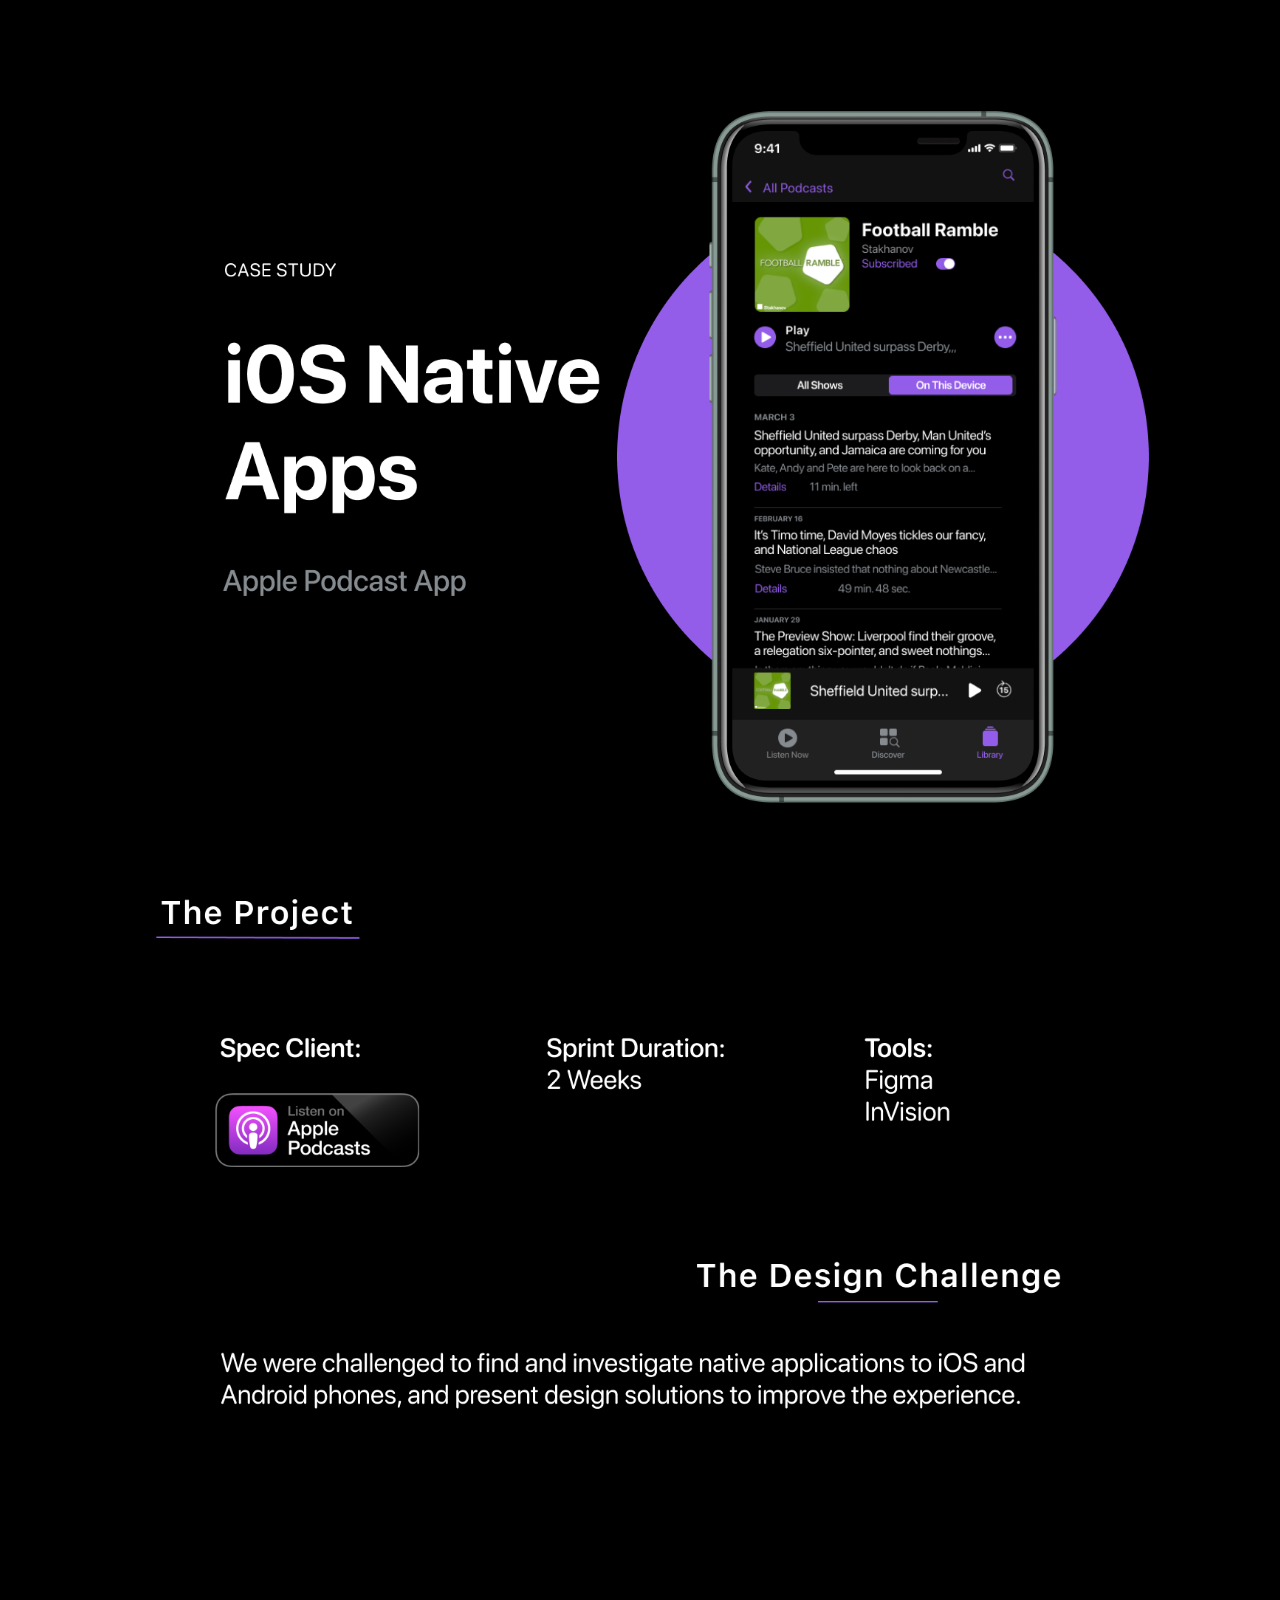
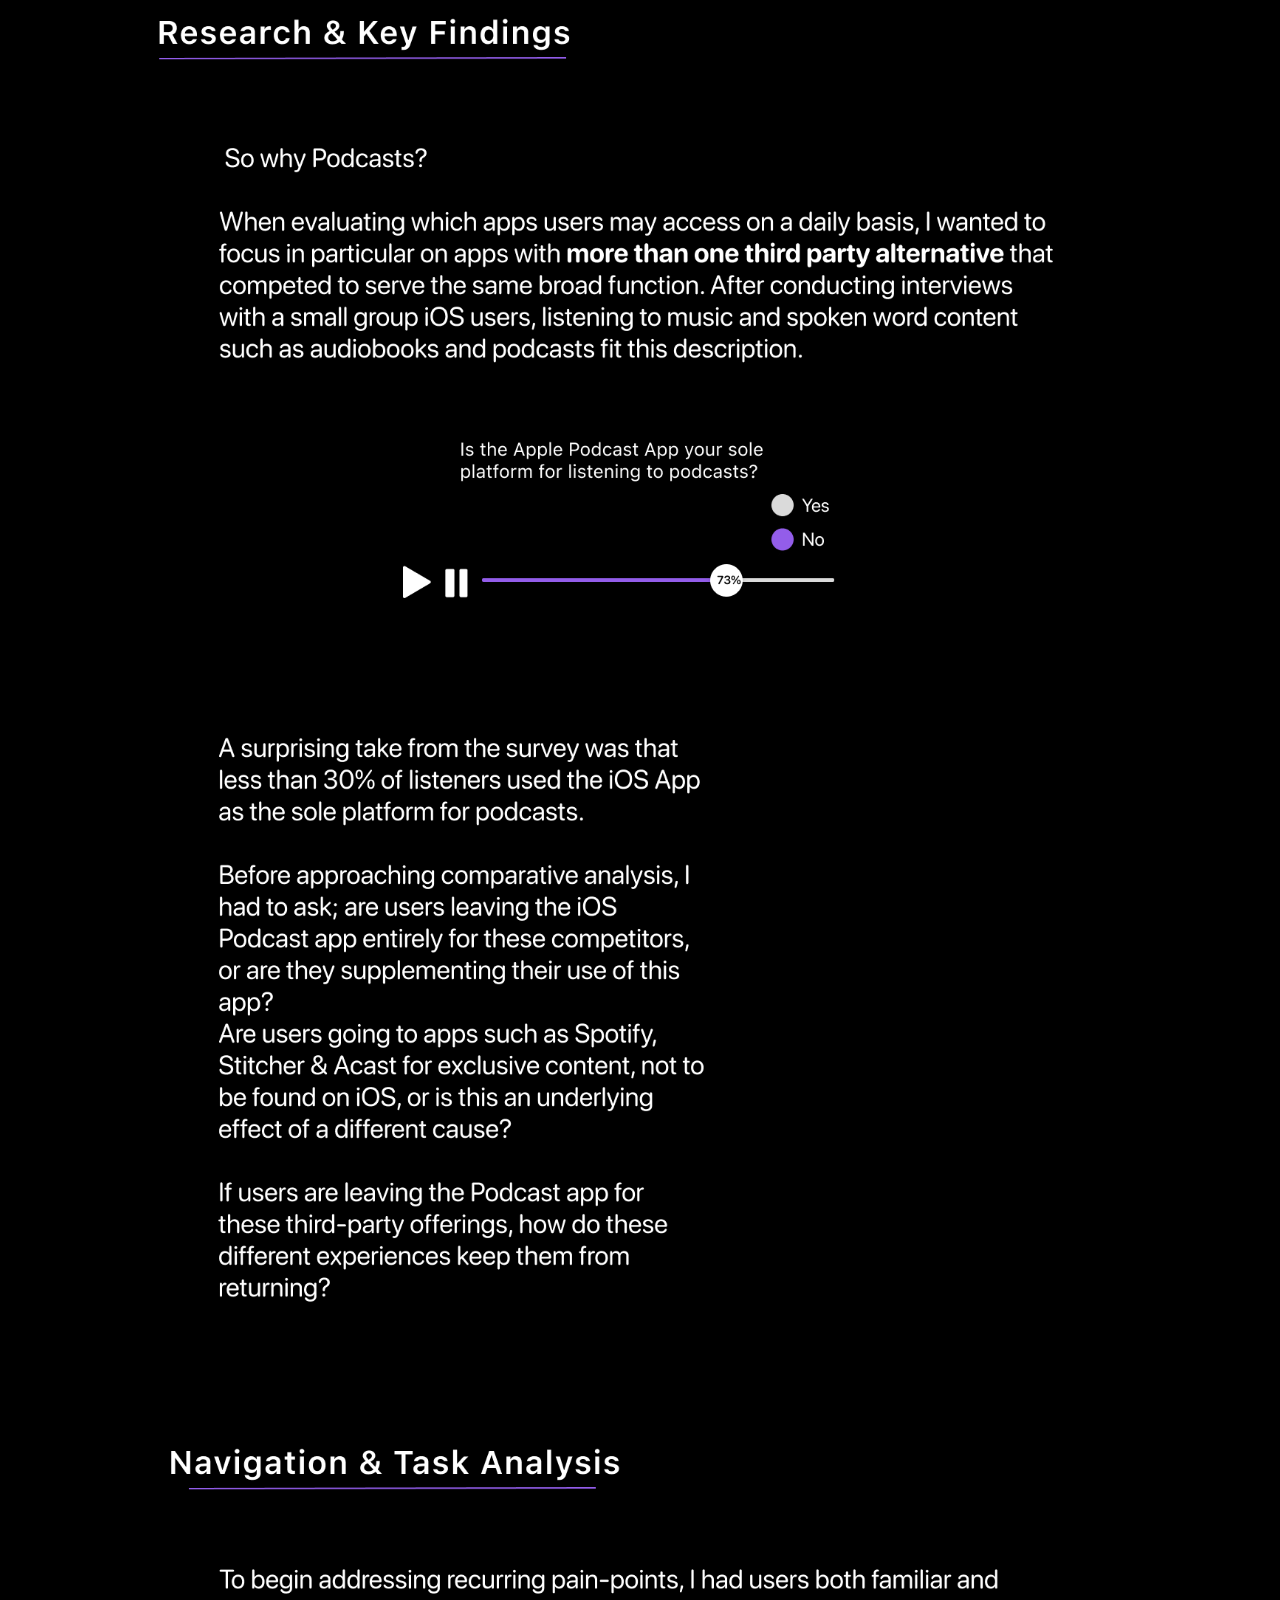
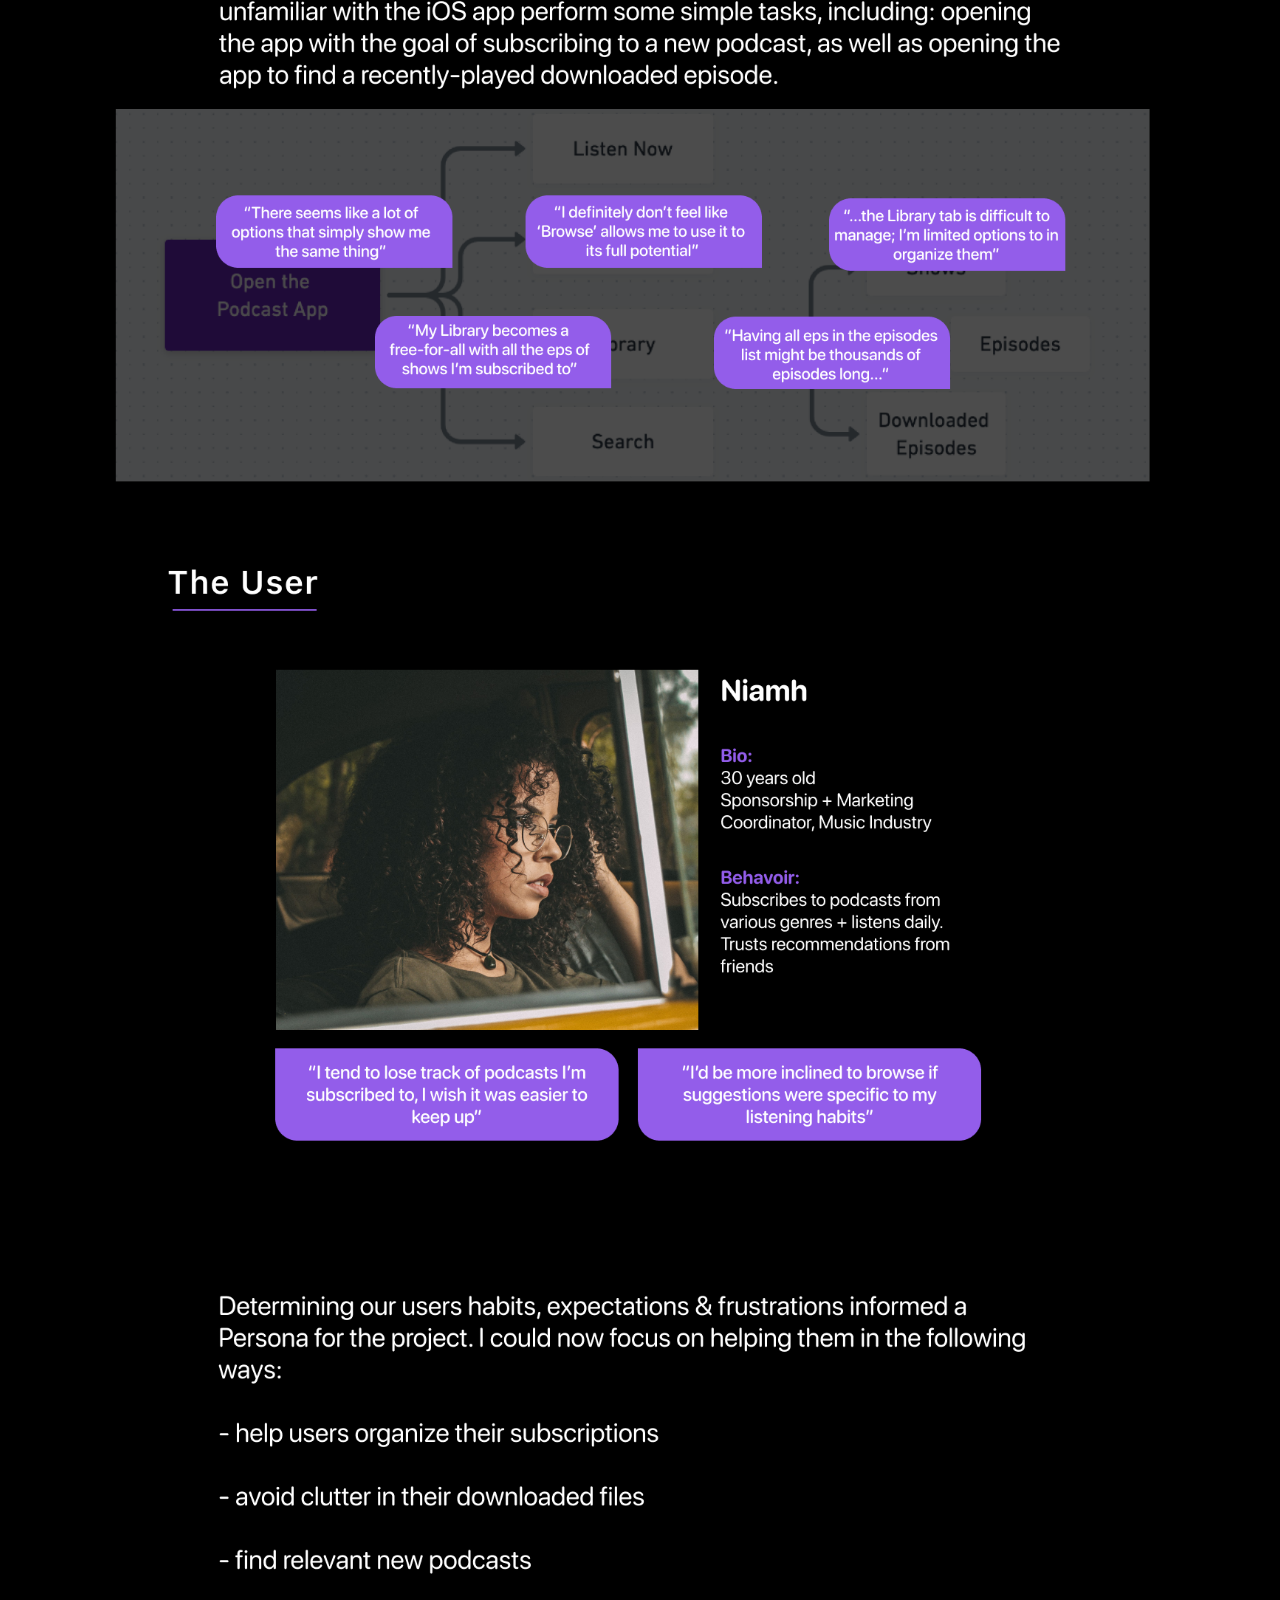
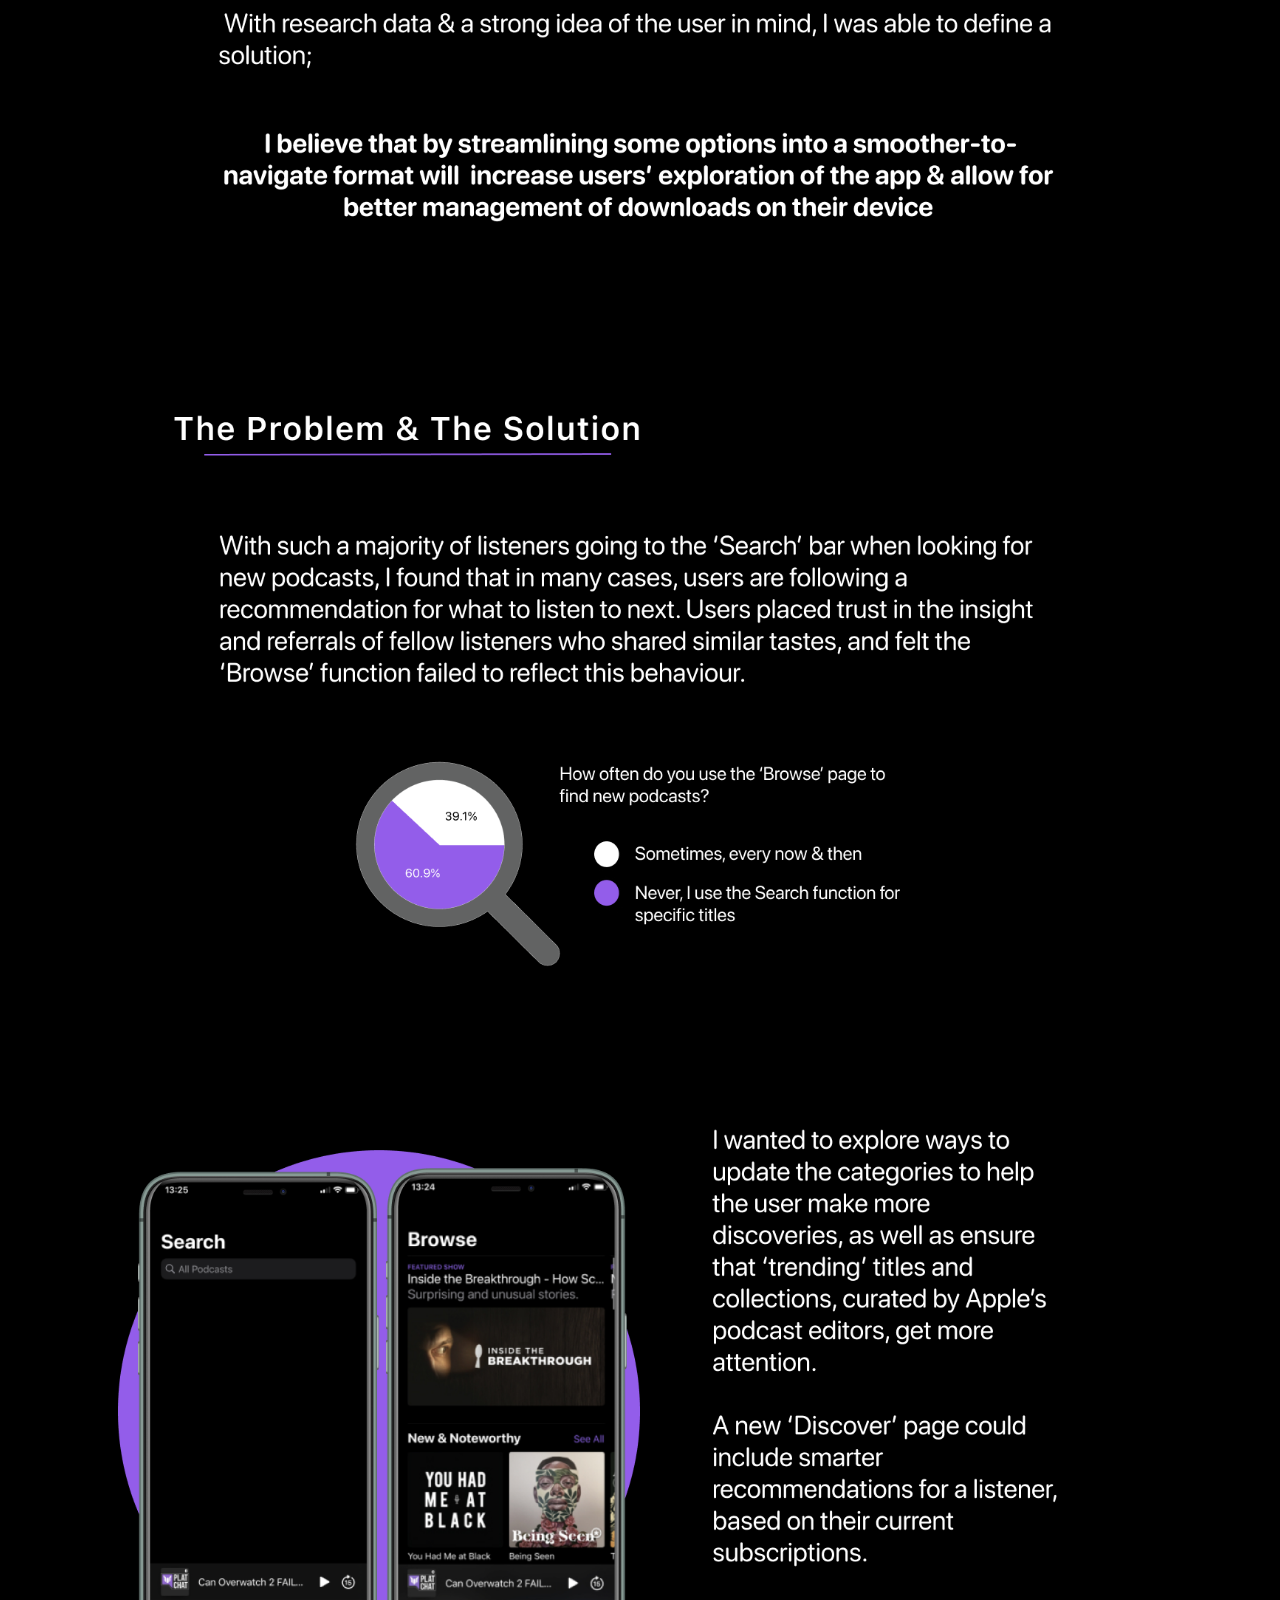
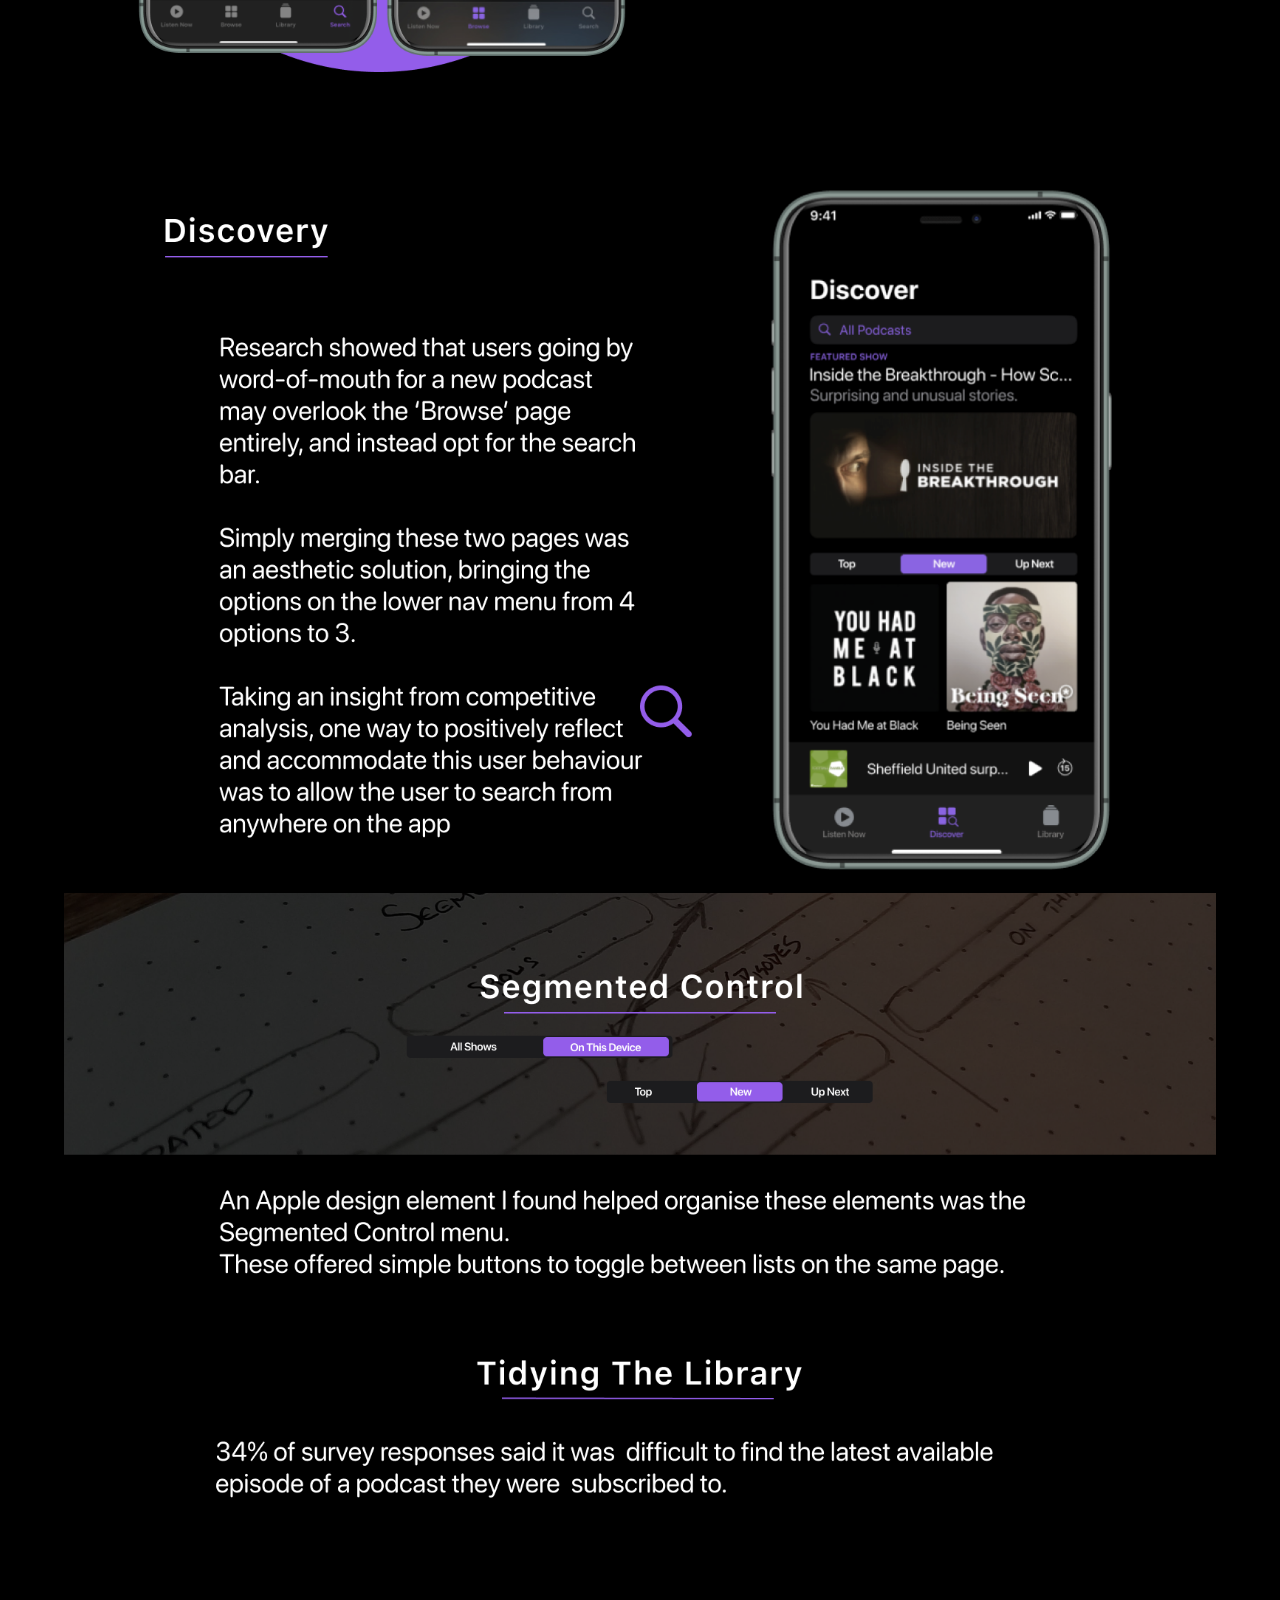
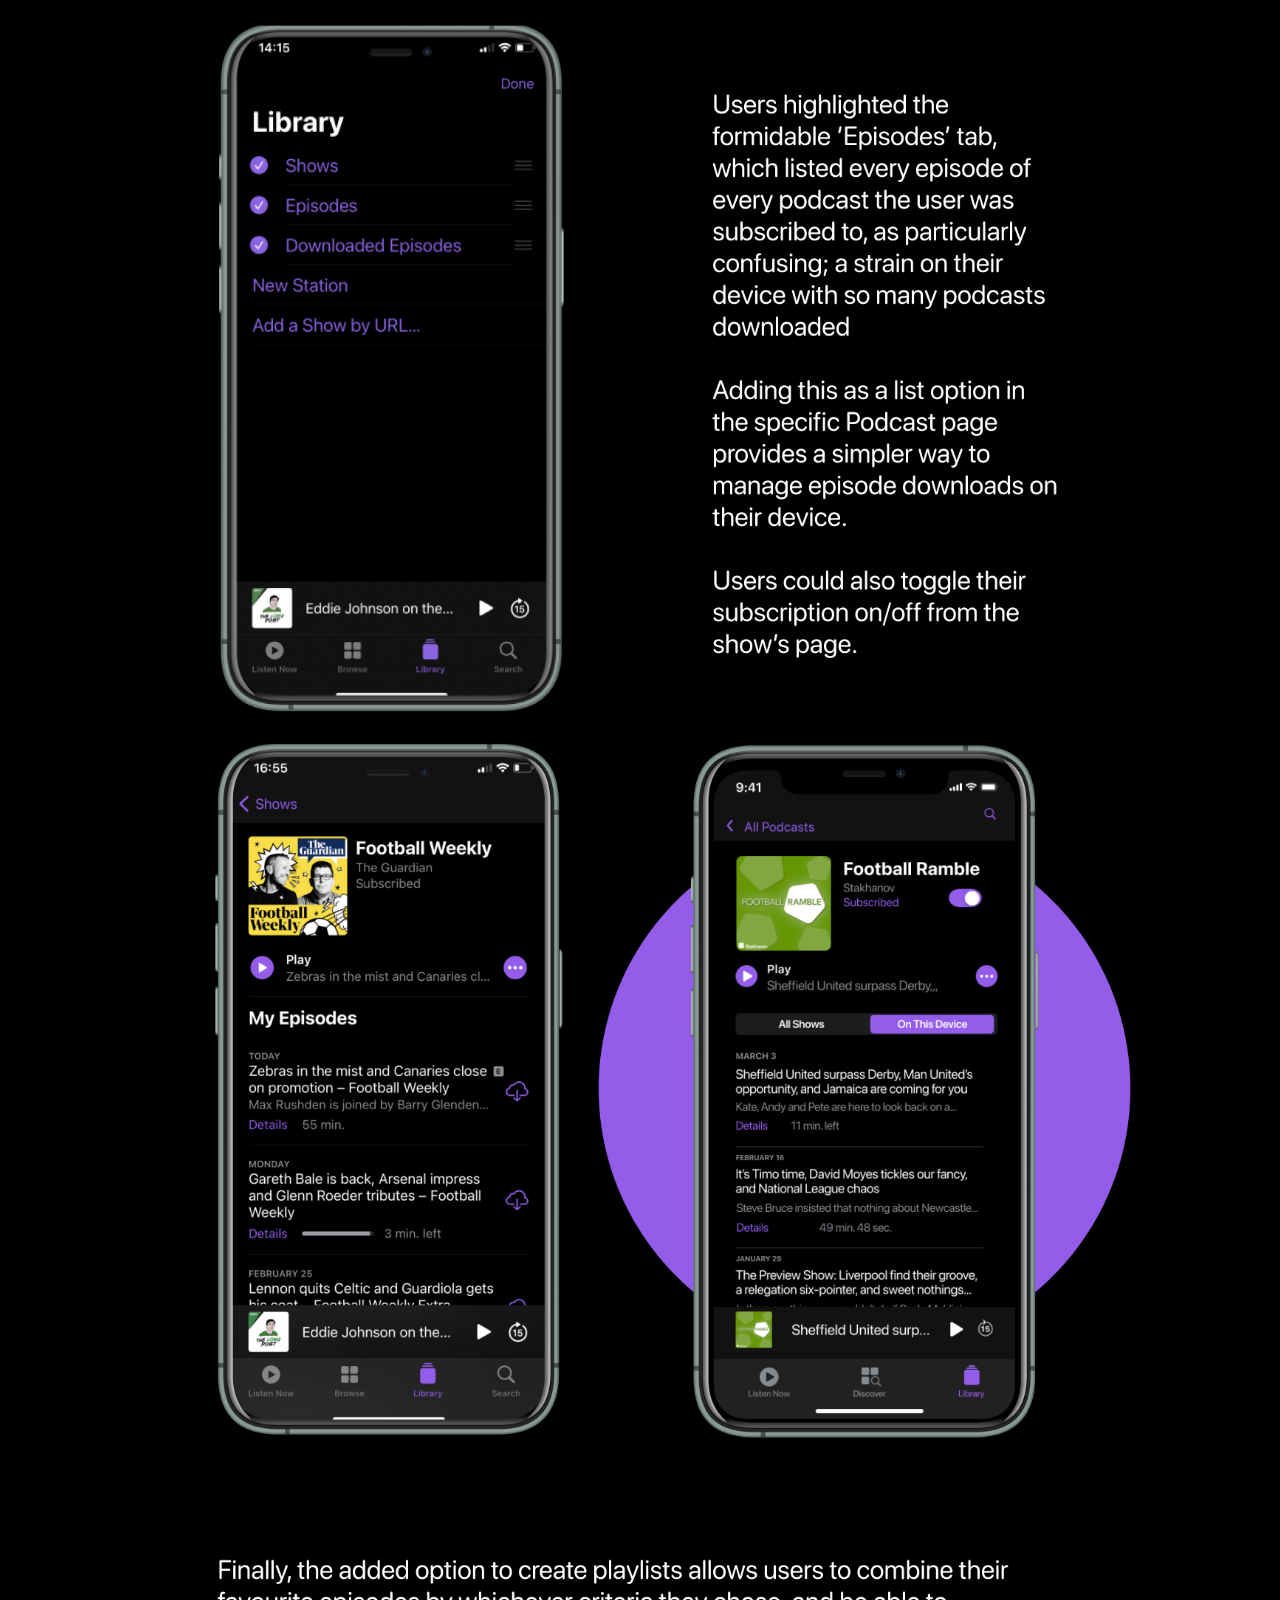
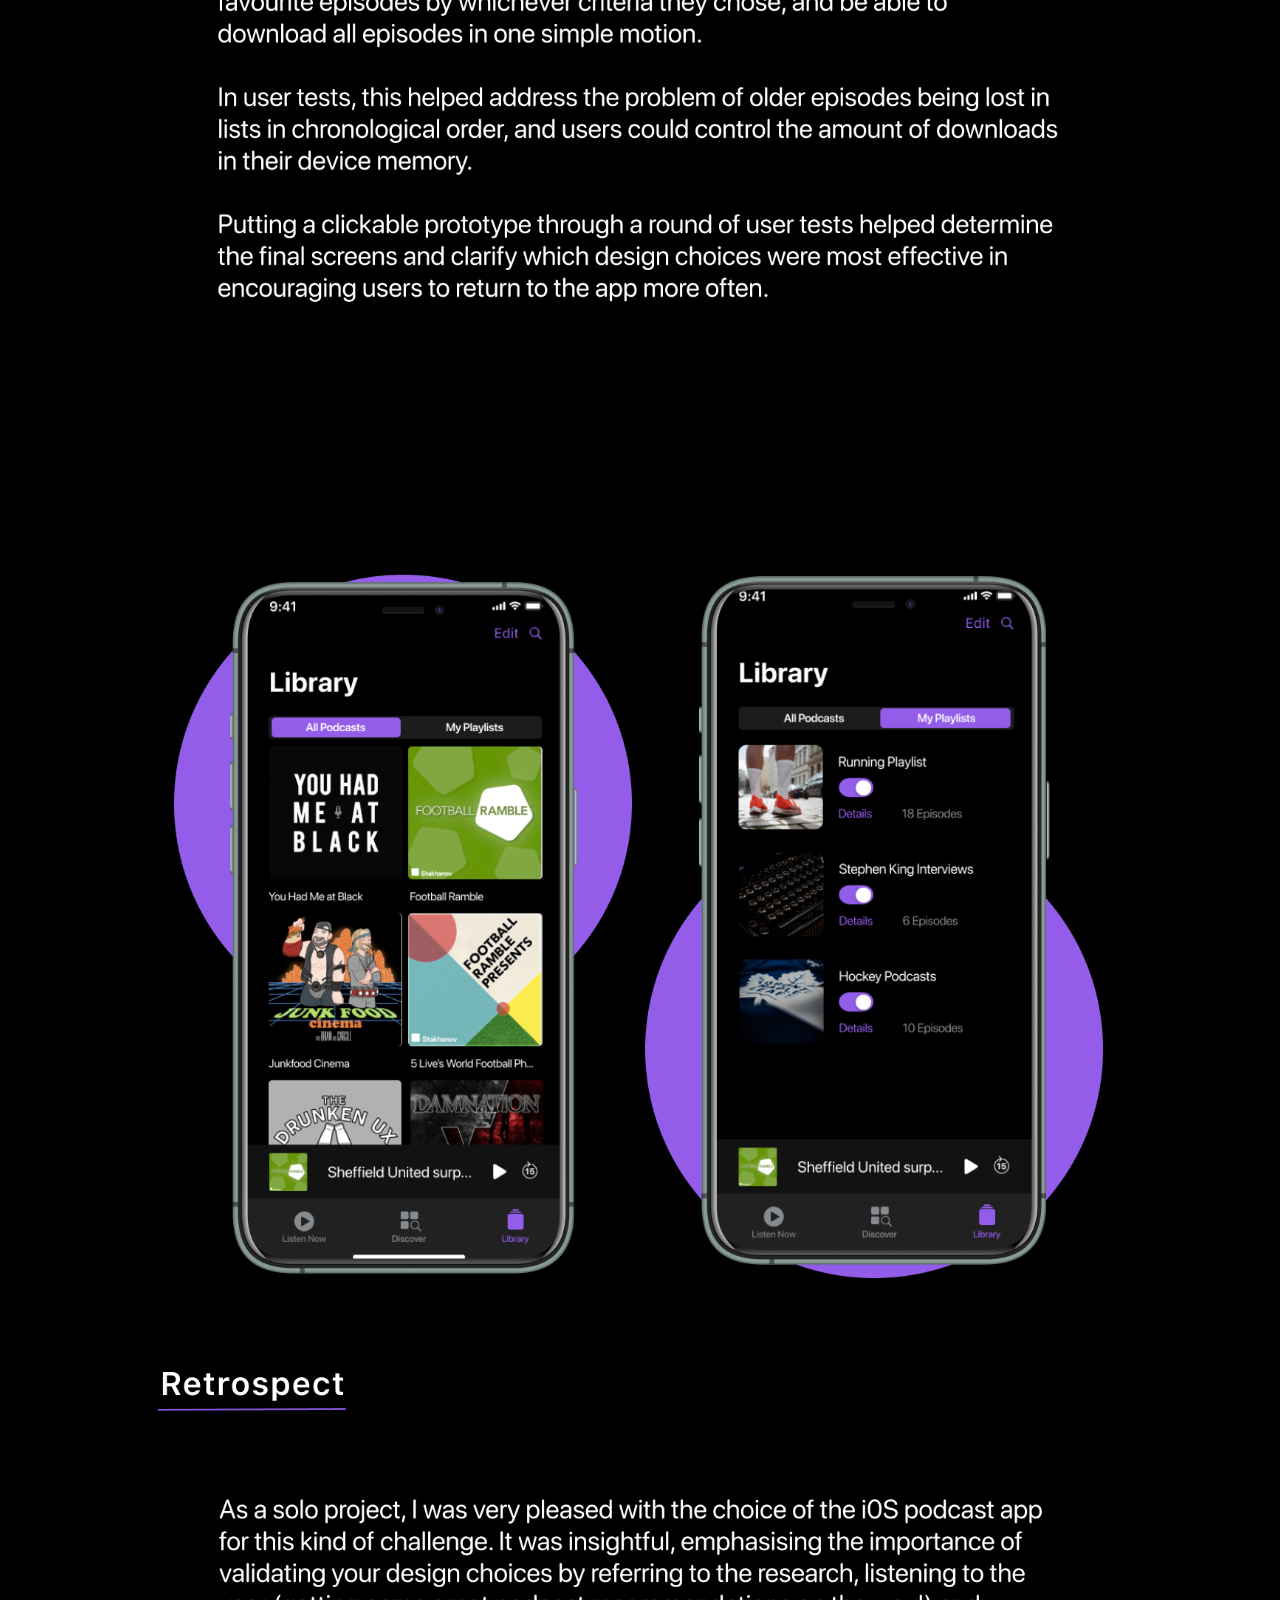
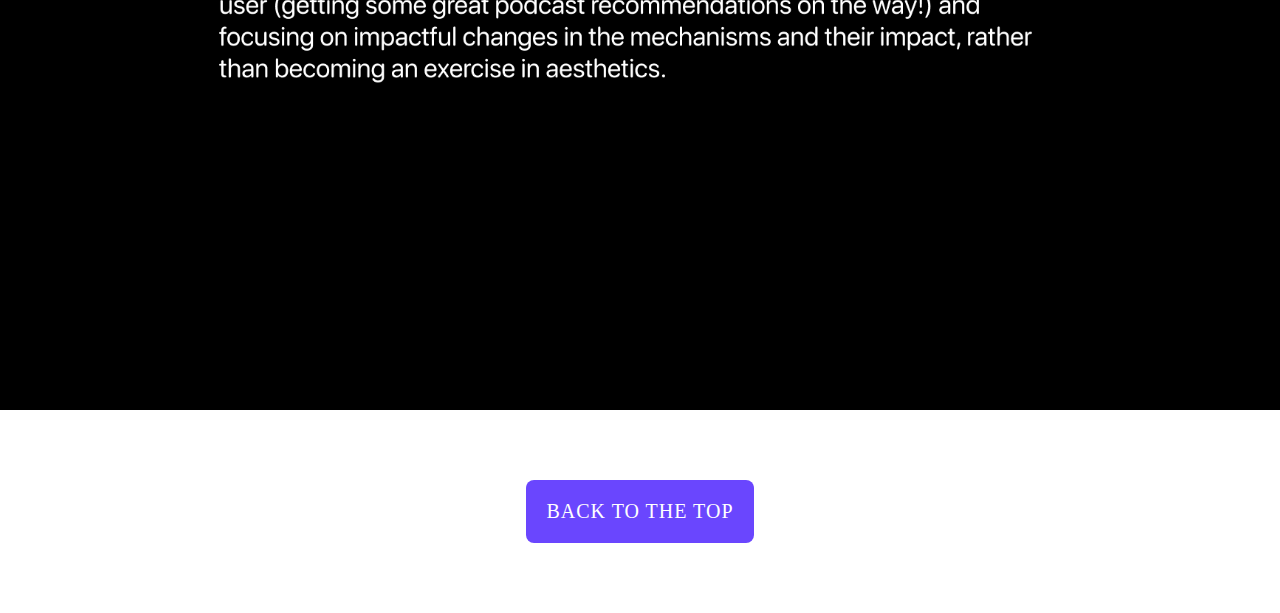
<file: ios-case-study.html>
<!DOCTYPE html>
<html lang="en">
<head>
    <meta charset="UTF-8">
    <meta http-equiv="X-UA-Compatible" content="IE=edge">
    <meta name="viewport" content="width=device-width, initial-scale=1.0">
    <link rel="stylesheet" href="/style.css">
    <title>Case Study - iOS Native Apps</title>
</head>
<body>
    <main>
        <header id="top">
            <!-- <div class="button-container">
                <a href="" class="purple-button">Download</a>
            </div> -->
        </header>
        <section class="case-study-container" id="case-study-container">
            <div class="case-study-img-container wrapper">
                <img src="/assets/MJL-IOS-case-study/i0S-case-study-1.png" alt="Image from slideshow of Mike's case study on iOS native apps number 1. For greater detail on this project, please reach out to Mike directly." class="case-study-img">
            </div>
            <div class="case-study-img-container wrapper">
                <img src="./assets/MJL-IOS-case-study/i0S-case-study-2.png" alt="Image from slideshow of Mike's case study on iOS native apps number 2" class="case-study-img">
            </div>
            <div class="case-study-img-container wrapper">
                <img src="./assets/MJL-IOS-case-study/i0S-case-study-3.png" alt="Image from slideshow of Mike's case study on iOS native apps number 3" class="case-study-img">
            </div>
            <div class="case-study-img-container wrapper">
                <img src="./assets/MJL-IOS-case-study/i0S-case-study-4.png" alt="Image from slideshow of Mike's case study on iOS native apps number 4" class="case-study-img">
            </div>
            <div class="case-study-img-container wrapper">
                <img src="./assets/MJL-IOS-case-study/i0S-case-study-5.png" alt="Image from slideshow of Mike's case study on iOS native apps number 5" class="case-study-img">
            </div>
            <div class="case-study-img-container wrapper">
                <img src="./assets/MJL-IOS-case-study/i0S-case-study-6.png" alt="Image from slideshow of Mike's case study on iOS native apps number 6" class="case-study-img">
            </div>
            <div class="case-study-img-container wrapper">
                <img src="./assets/MJL-IOS-case-study/i0S-case-study-7.png" alt="Image from slideshow of Mike's case study on iOS native apps number 7" class="case-study-img">
            </div>
            <div class="case-study-img-container wrapper">
                <img src="./assets/MJL-IOS-case-study/i0S-case-study-8.png" alt="Image from slideshow of Mike's case study on iOS native apps number 8" class="case-study-img">
            </div>
            <div class="case-study-img-container wrapper">
                <img src="./assets/MJL-IOS-case-study/i0S-case-study-9.png" alt="Image from slideshow of Mike's case study on iOS native apps number 9" class="case-study-img">
            </div>
            <div class="case-study-img-container wrapper">
                <img src="./assets/MJL-IOS-case-study/i0S-case-study-10.png" alt="Image from slideshow of Mike's case study on iOS native apps number 10" class="case-study-img">
            </div>
            <div class="case-study-img-container wrapper">
                <img src="./assets/MJL-IOS-case-study/i0S-case-study-11.png" alt="Image from slideshow of Mike's case study on iOS native apps number 11" class="case-study-img">
            </div>
            <div class="case-study-img-container wrapper">
                <img src="./assets/MJL-IOS-case-study/i0S-case-study-12.png" alt="Image from slideshow of Mike's case study on iOS native apps number 12" class="case-study-img">
            </div>
            <div class="case-study-img-container wrapper">
                <img src="./assets/MJL-IOS-case-study/i0S-case-study-13.png" alt="Image from slideshow of Mike's case study on iOS native apps number 13" class="case-study-img">
            </div>
            <div class="case-study-img-container wrapper">
                <img src="./assets/MJL-IOS-case-study/i0S-case-study-14.png" alt="Image from slideshow of Mike's case study on iOS native apps number 14" class="case-study-img">
            </div>
            <div class="case-study-img-container wrapper">
                <img src="./assets/MJL-IOS-case-study/i0S-case-study-15.png" alt="Image from slideshow of Mike's case study on iOS native apps number 15" class="case-study-img">
            </div>
            <div class="case-study-img-container wrapper">
                <img src="./assets/MJL-IOS-case-study/i0S-case-study-16.png" alt="Image from slideshow of Mike's case study on iOS native apps number 16" class="case-study-img">
            </div>
        </section>
    </main>
    <footer>
        <div class="button-container">
            <a href="#top" class="purple-button">Back to the top</a>
        </div>
    </footer>
</body>
</html>
</file>
<file: style.css>
html{line-height:1.15;-ms-text-size-adjust:100%;-webkit-text-size-adjust:100%}body{margin:0}article,aside,footer,header,nav,section{display:block}h1{font-size:2em;margin:.67em 0}figcaption,figure,main{display:block}figure{margin:1em 40px}hr{box-sizing:content-box;height:0;overflow:visible}pre{font-family:monospace,monospace;font-size:1em}a{background-color:transparent;-webkit-text-decoration-skip:objects}abbr[title]{border-bottom:none;text-decoration:underline;text-decoration:underline dotted}b,strong{font-weight:inherit}b,strong{font-weight:bolder}code,kbd,samp{font-family:monospace,monospace;font-size:1em}dfn{font-style:italic}mark{background-color:#ff0;color:#000}small{font-size:80%}sub,sup{font-size:75%;line-height:0;position:relative;vertical-align:baseline}sub{bottom:-.25em}sup{top:-.5em}audio,video{display:inline-block}audio:not([controls]){display:none;height:0}img{border-style:none}svg:not(:root){overflow:hidden}button,input,optgroup,select,textarea{font-family:sans-serif;font-size:100%;line-height:1.15;margin:0}button,input{overflow:visible}button,select{text-transform:none}button,html [type=button],[type=reset],[type=submit]{-webkit-appearance:button}button::-moz-focus-inner,[type=button]::-moz-focus-inner,[type=reset]::-moz-focus-inner,[type=submit]::-moz-focus-inner{border-style:none;padding:0}button:-moz-focusring,[type=button]:-moz-focusring,[type=reset]:-moz-focusring,[type=submit]:-moz-focusring{outline:1px dotted ButtonText}fieldset{padding:.35em .75em .625em}legend{box-sizing:border-box;color:inherit;display:table;max-width:100%;padding:0;white-space:normal}progress{display:inline-block;vertical-align:baseline}textarea{overflow:auto}[type=checkbox],[type=radio]{box-sizing:border-box;padding:0}[type=number]::-webkit-inner-spin-button,[type=number]::-webkit-outer-spin-button{height:auto}[type=search]{-webkit-appearance:textfield;outline-offset:-2px}[type=search]::-webkit-search-cancel-button,[type=search]::-webkit-search-decoration{-webkit-appearance:none}::-webkit-file-upload-button{-webkit-appearance:button;font:inherit}details,menu{display:block}summary{display:list-item}canvas{display:inline-block}template{display:none}[hidden]{display:none}

.clearfix:after {visibility: hidden; display: block; font-size: 0; content: ''; clear: both; height: 0; }

html { -moz-box-sizing: border-box; -webkit-box-sizing: border-box; box-sizing: border-box;}

*, *:before, *:after {box-sizing: inherit}

.sr-only { position: absolute; width: 1px; height: 1px; margin: -1px; border: 0; padding: 0; white-space: nowrap; clip-path: inset(100%); clip: rect(0 0 0 0); overflow: hidden;}

/* GENERAL STYLING */

:root {
    --purple: #6a46fe;
    --light-blue: #25f8ea;
    --dark-blue: #3633ff;
    --main-text: 'Roboto Slab', serif;
}

@font-face {
    font-family: spartan;
    src: url(/assets/league-spartan/LeagueSpartan-Bold.otf);
}

html {
    font-size: 125%;
    scroll-behavior: smooth;
    background-color: #000;
    color: #FFFFFF;
    font-family: spartan;
    letter-spacing: 0.02em;
    /* font-family: 'Roboto Slab', serif; */
}

*,
figure {
    padding: 0;
    margin: 0;
}

h1, 
h2,
h3 {
    text-transform: uppercase;
    letter-spacing: 0.1em;
    line-height: 1.5em;
}

p {
    font-family: var(--main-text);
    line-height: 1.25em;
}

img {
    width: 100%;
    height: auto;
}

.wrapper {
    width: 90%;
    margin: 0 auto;
    max-width: 1200px;
}

ul {
    list-style-type: none;
    margin: 0;
    padding: 0;
}

li {
    padding: 0em .5em;
}

p, 
h2,
h3 {
    padding: .5rem 0;
}

a {
    color: var(--purple);
    transition: color 300ms ease-in-out;
}

a:hover {
    color: var(--light-blue);
}

.center-text {
    text-align: center;
}

.purple-button {
    padding: 1em 1em;
    margin: 1rem 0;
    border-radius: .4em;
    border: none;
    background-color: var(--purple);
    color: #FFFFFF;
    text-transform: uppercase;
    text-decoration: none;
    font-family: var(--main-text);
    letter-spacing: 0.05em;
    transition: color 300ms ease-in-out,
    background-color 300ms ease-in-out;
}

.purple-button:hover {
    background-color: white;
    color: var(--purple);
}

/* HAMBURGER */

.ham-nav {
    position: fixed;
    position: -webkit-sticky;
    top: 0;
    left: 0;
    width: 100%;
    margin: 0 auto;
    padding: 0 .5rem .5rem .4rem;
    display: flex;
    justify-content: space-between;
    background-color: #000;
    z-index: 10;
}

.ham-ul {
    justify-content: center;
    align-items: center;
    text-transform: uppercase;
    height: 100vh;
    display: none;
    flex-direction: column;
    width: 100%;
}

.ham-ul li {
    padding: 1rem 0;
}

.ham-ul li a {
    text-decoration: none;
    color: black;
    font-size: 2rem;
    color: black;
    padding: 1.3rem 0;
}

.ham-link::after {
    position: relative;
    display: block;
    content: "";
    width: 0;
    height: 3px;
    background-color: transparent;
    transition: width .4s ease;
}

.ham-link:hover::after{
    display: block;
    content: "";
    width: 100%;
    background-color: var(--purple);
}

.ham-ul.show {
    display: flex;
    background-color: white;
    height: 100vh;
}

.logo-container {
    display: flex;
}

.logo {
    max-width: 5rem;
    max-height: 80px;
}

.hamburger {
    background-color: transparent;
    border: 0;
    color: white;
    font-size: 2rem;
    cursor: pointer;
    display: none;
    height: 1.5em;
    position: relative;
    top: 10px;
    left: 10px;
    margin-bottom: .5em;
    padding: 0;
    display: block;
    transition: font-size 100ms ease-in-out;
}

.hamburger:focus {
    outline: none;
}

.bars {
    width: 1.5em;
    height: .25em;
    background-color: var(--purple);
    position: relative;
    border-radius: 1em;
    transition: 0.35s;
}

.bars::before, 
.bars::after {
    content: '';
    width: 1.5em;
    height: .25em;
    position: absolute;
    left: 0px;
    border-radius: 1em;
    background-color: var(--purple);
    transition: 0.35s;
}

.bars::before {
    top: .4em;
}

.bars::after {
    top: -.4em;
}

/* HAMBURGER ANIMATION */

.hamburger.active .bars {
    background-color:rgba(0,0,0,0);
    box-shadow: 0 2px 5px rgba(0, 0, 0, 0);
    position: fixed;
}

.hamburger.active .bars:before {
    top: 0;
    transform:rotate(45deg);
    background-color: var(--purple);
}

.hamburger.active .bars:after {
    background-color: var(--purple);
    top: 0;
    transform:rotate(135deg);
}

.logo-container.hide {
    display: none;
}

/* INDEX/MAIN */
.typewriter-container {
    display: flex;
    align-items: center;
    justify-content: center;
}
.typewriter-text {
    margin-left: .5rem;
}

.main-section {
    padding: 1.5rem 0;
}

.main-text { 
    padding: .5rem 0;
}

.typewriter-span {
    animation: blinker 1s linear infinite;
    height: 1rem;
    margin-left: .05rem;
    position: relative;
    top: 2px
}

@keyframes blinker {
    50%{
        opacity: 0;
    }
}

.hero, 
.contact-image-container, 
.about-header-container {
    padding-top: 4rem;
}

.headshot-container { 
    text-align: center;
}

.headshot-container img {
    max-width: 650px;
}

.main-button-container {
    display: flex;
    justify-content: space-evenly;
}

/* CAROUSEL */

.carousel {
    position: relative;
    height: 375px;
    width: 80%;
    margin: 0 auto;
    margin-top: 1rem;
    margin-bottom: 1rem;
}

.carousel__track-container {
    height: 100%;
    position: relative;
    transition: transform 250ms ease-in;
    overflow: hidden;
}

.carousel__track {
    position: relative;
    height: 100%;
}

.carousel__slide {
    position: absolute;
    top: 0;
    bottom: 0;
    width: 100%;
}

.carousel__button {
    position: absolute;
    top: 50%;
    transform: translateY(-50%);
}

.carousel__button--left {
    left: -50px;
    cursor: pointer;
}

.carousel__button--right {
    right: -65px;
    cursor: pointer;
}

.carousel__button--right,
.carousel__button--left {
    display: none;
}

.carousel__nav {
    display: flex;
    justify-content: center;
    padding: 10px 0;
}

.carousel__indicator {
    border: 0;
    border-radius: 50%;
    width: 15px;
    height: 15px;
    background: rgba(255, 255, 255, 1);
    margin: 0 12px;
    cursor: pointer;
}

.carousel__button--right,
.carousel__button--left {
    border: 1px dodgerblue solid;
    padding: .2rem;
}

.carousel__indicator.current-slide {
    background: var(--purple);
}

.is-hidden {
    display: none;
}

/* END OF CAROUSEL */ 

.fa-figma,
.fa-invision {
    font-size: 100px;
}

.skill-list {
    display: flex;
    justify-content: space-evenly;
    height: 100%;
    align-items: center;
    align-content: center;
}

.figma-container {
    max-width: 90px;
    padding-right: 1.5rem;
}

.invision-container {
    max-width: 110px;
}

.xd-container {
    max-width: 100px;
}

.proficiencies-list {
    display: grid;
    grid-template-columns: 1fr 1fr;
    height: 100%;
}

.proficiencies-list li {
    padding: 0em 0.25em;
}

.skill-text {
    padding: 0;
}

/* UX/PORTFOLIO */

.ios-app {
    background-image: url(/assets/apc-hero-small.png);
    background-position: top;
    background-repeat: no-repeat;
}

.project .button-container{
    justify-content: left;
}

.packd {
    background-image: url(/assets/packd.jpg);
    background-size: cover;
}

.packd .project {
    display: flex;
    flex-direction: row-reverse;
}

.project-right {
    width: 50%;
}

.project-bleed {
    display: flex;
    align-items: center;
    background-position: center;
    background-repeat: no-repeat;
    height: 55vh;
    position: center;
}

.main-text-container {
    height: 100%;
    display: flex;
    flex-direction: column;
    justify-content: center;
}


.button-container {
    display: flex;
    justify-content: center;
    margin: 1rem 0;
}

/* CASE STUDIES */
.case-study-container {
    padding-top: 5rem;
}

.case-study-img-container {
    max-width: 1450px;
}

/* ABOUT */

.about-header-container { 
    display: flex;
    justify-content: center;
    align-content: center;
    height: 100%;
    text-align: center;
    position: relative;
    flex-direction: row-reverse;
    padding-bottom: 2.5rem;
}

.about-logo-container {
    width: 55%;
    text-align: left;
    display: flex;
    align-content: center;
    align-items: center;
}

.about-header-image-container {
    max-width: calc(33%);
    display: flex;
    justify-content: center;
    padding: 1rem 0;
}

.about-header-image-container img {
    border-radius: 50%;
}

.hobby {
    background-size: cover;
    background-repeat: no-repeat;
    height: 50vh;
    box-shadow: inset 0 0 0 1000px rgba(0,0,0,.6);
    margin: 0 auto;
}

.design {
    background-image: url(/assets/design-sketch.jpg);
}

.craft {
    background-image: url(/assets/pouring.jpg);
}

.story {
    background-image: url(/assets/Prince+Charles+Cinema-35.jpeg);
    background-position: center;
}

.music {
    background-image: url(/assets/drumsticks-on-head.jpg);
}

.language {
    background-image: url(/assets/BONJOOUUURRR.jpg);
}

.hobby-text {
    height: 100%;
    display: flex;
    justify-content: center;
    align-items: center;
}
.hobby-header {
    font-size: 3.5rem;
}
.hidden-text-container {
    display: none;
}

.hidden-text {
    width: 75%;
    display: flex;
    justify-content: center;
    align-content: center;
    margin: 0 auto;
    flex-direction: column;
}

.hobby:hover {
    box-shadow: inset 0 0 0 1000px rgba(0,0,0,0.3);
    transition: all 300ms ease-in-out;
}

.hobby:hover .hidden-text-container {
    display: block;
}

.hobby:hover .hobby-header {
    display: none;
}

/* CONTACT */

.contact-image-container {
    text-align: center;
}

.contact-image {
    max-width: 850px;
}

.contact-heading {
    text-align: center;
}

.contact-body {
    padding: 1.5rem 0 .75rem 0;
}

.contact-span {
    color: var(--purple);
    border-bottom: 1px solid;
    font-style: italic;
}

form {
    display: flex;
    flex-direction: column;
    row-gap: .6rem;
}

.submit-button-container {
    display: flex;
    justify-content: center;
}

.submit-button {
    width: 45%;
    max-width: 10rem;
    padding: .75em .5em;
    margin: 1rem 0;
    border-radius: .4em;
    border: none;
    background-color: var(--purple);
    color: #FFFFFF;
    text-transform: uppercase;
    text-decoration: none;
    font-family: var(--main-text);
    letter-spacing: 0.05em;
}

/* FOOTER */

footer {
    background-color: white;
    color: black;
    padding: 1.5rem 0rem;
}

.footer-nav {
    display: flex;
    flex-direction: column;
}

.footer-ul {
    display: flex;
    justify-content: center;
    margin: 0;
    padding: 0;
}

/* MEDIA QUERIES */

@media screen and (max-width: 950px) {
    .hobby-container {
        flex-direction: column;
    }

    .hobby img {
        max-width: 600px;
    }
}

@media screen and (max-width: 650px) {
    .main-button-container {
        flex-direction: column;
    }

    .main-button-container .button-container {
        margin: .2rem 0 ;
    }
}

@media screen and (max-width: 625px) {
    .project-bleed {
        background-position: initial;
    }

    .story {
        background-position: left;
    }
    
}

@media screen and (max-width: 600px) {
    .carousel {
        height: 475px;
    } 
}

@media screen and (max-width: 550px) {
    .project-right {
        width: 65%;
    }

    .skill-list {
        flex-direction: column;
        font-size: 80px;
        height: 95%;
    }

    .figma-container {
        padding: 0;
        max-width: 68px;
    }

    .invision-container {
        max-width: 100px;
    }

    .xd-container {
        max-width: 85px;
    }
}

@media screen and (max-width:500px) {
    .hobby-header {
        font-size: 2.5rem;
    }
}

@media screen and (max-width: 420px) {
    .project-right {
        width: 80%;
    }

    .carousel {
        height: 550px;
    }

    .proficiencies-list {
        grid-template-columns: 1fr;
        height: 90%;
    }

    .hobby-header {
        font-size: 2rem;
    }

    .hobby {
        height: 60vh;
    }
}

@media screen and (max-width: 380px) {
    .carousel {
        height: 600px;
    }

    .about-logo-container {
        width: 60%
    }

    .hidden-text {
        width: 80%;
    }

    .hobby {
        height: 70vh;
    }
}
</file>
